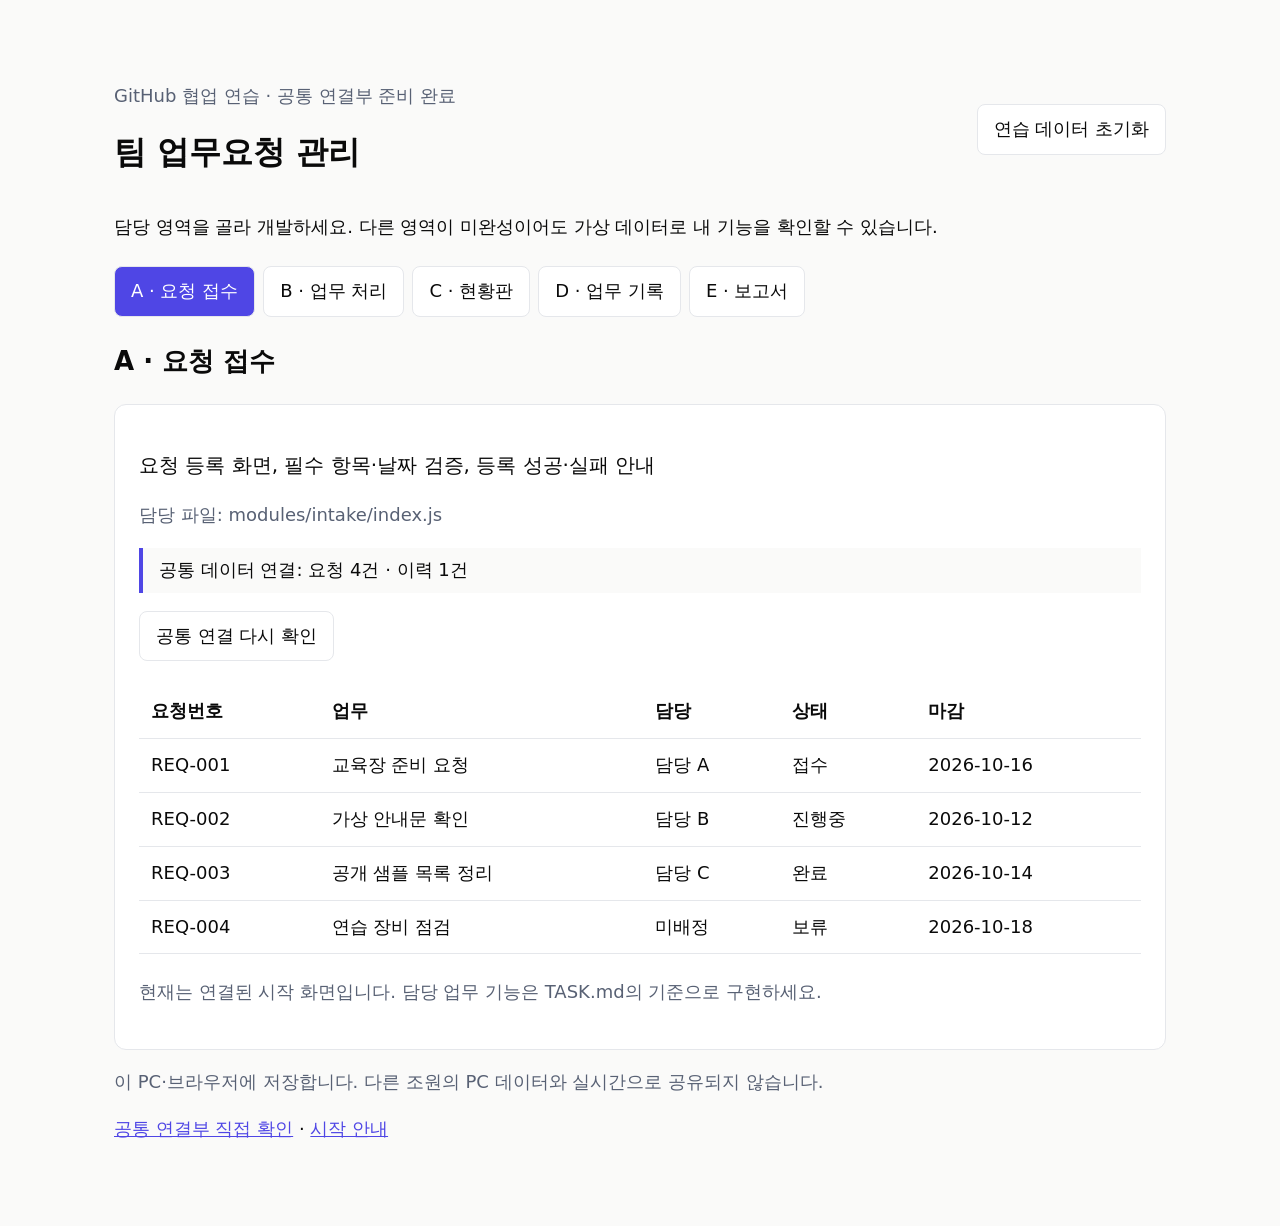
<file: index.html>
<!doctype html><html lang="ko"><head><meta charset="utf-8"><meta name="viewport" content="width=device-width,initial-scale=1"><title>팀 업무요청 관리 · 동시 개발 베이스</title><link rel="stylesheet" href="core/styles.css"></head><body><main><header class="header"><div><p class="muted">GitHub 협업 연습 · 공통 연결부 준비 완료</p><h1>팀 업무요청 관리</h1></div><button id="reset" type="button">연습 데이터 초기화</button></header><p>담당 영역을 골라 개발하세요. 다른 영역이 미완성이어도 가상 데이터로 내 기능을 확인할 수 있습니다.</p><nav aria-label="업무 영역"><button type="button" data-module="intake" aria-pressed="false">A · 요청 접수</button><button type="button" data-module="processing" aria-pressed="false">B · 업무 처리</button><button type="button" data-module="dashboard" aria-pressed="false">C · 현황판</button><button type="button" data-module="history" aria-pressed="false">D · 업무 기록</button><button type="button" data-module="report" aria-pressed="false">E · 보고서</button></nav><h2 id="module-title"></h2><section class="panel" data-panel="intake" aria-label="intake" hidden></section><section class="panel" data-panel="processing" aria-label="processing" hidden></section><section class="panel" data-panel="dashboard" aria-label="dashboard" hidden></section><section class="panel" data-panel="history" aria-label="history" hidden></section><section class="panel" data-panel="report" aria-label="report" hidden></section><p id="storage-note" role="status" class="muted"></p><p><a href="smoke.html">공통 연결부 직접 확인</a> · <a href="README.md">시작 안내</a></p></main><script src="core/seed.js"></script><script src="core/store.js"></script><script src="core/ui.js"></script><script src="modules/intake/index.js"></script><script src="modules/processing/index.js"></script><script src="modules/dashboard/index.js"></script><script src="modules/history/index.js"></script><script src="modules/report/index.js"></script><script src="core/app.js"></script></body></html>
</file>
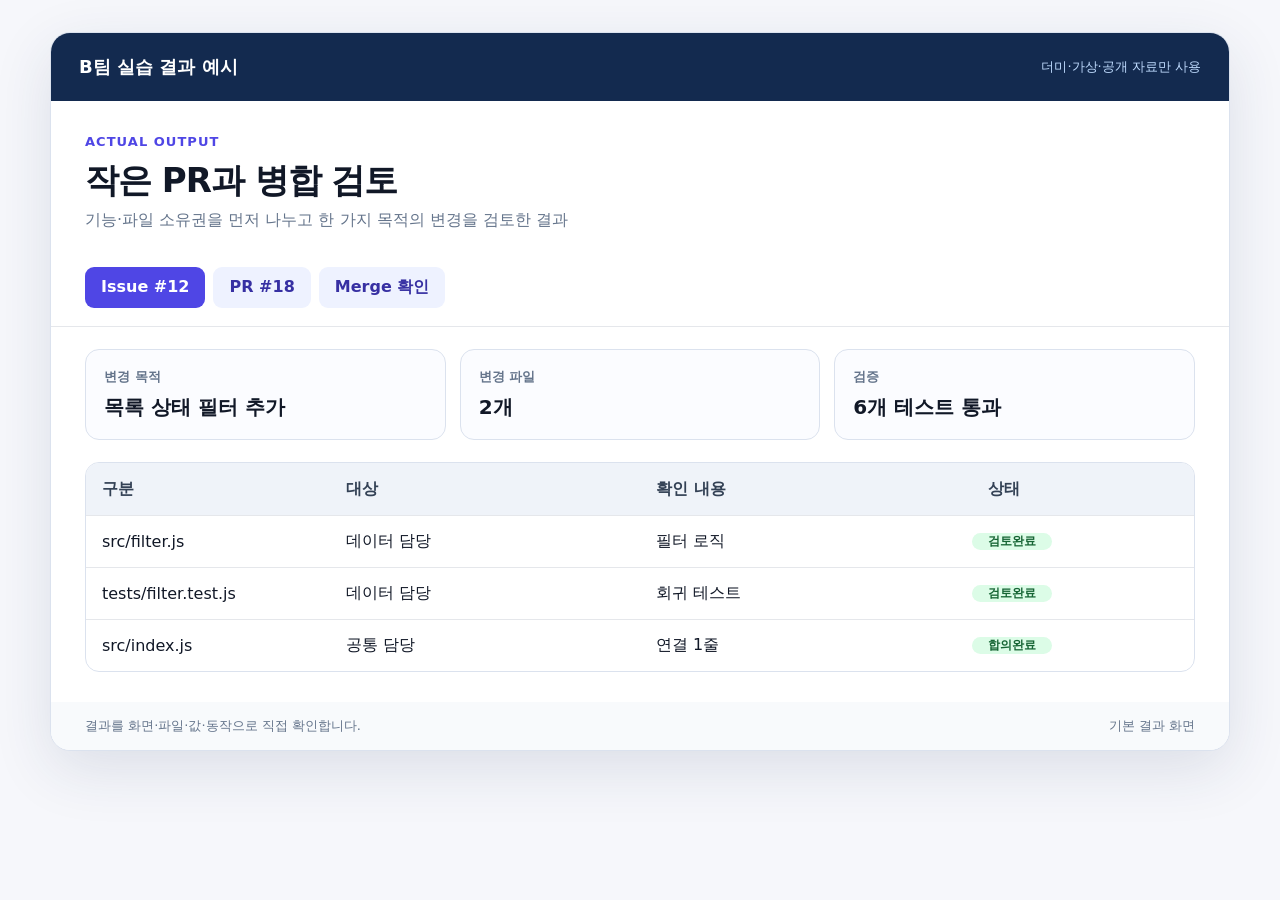
<file: 예제결과/index.html>
<!doctype html><html lang="ko"><head><meta charset="utf-8"><meta name="viewport" content="width=device-width,initial-scale=1"><title>작은 PR과 병합 검토</title><style>*{box-sizing:border-box}body{margin:0;background:#f6f7fb;color:#111827;font-family:Pretendard,system-ui,sans-serif}.app{width:1180px;margin:32px auto;background:#fff;border:1px solid #dbe2ee;border-radius:20px;box-shadow:0 18px 60px #25345a1f;overflow:hidden}.top{display:flex;justify-content:space-between;align-items:center;padding:22px 28px;background:#132a4f;color:#fff}.brand{font-size:18px;font-weight:800}.meta{font-size:13px;color:#bfdbfe}.hero{padding:30px 34px 18px}.label{color:#4f46e5;font-size:13px;font-weight:800;letter-spacing:.08em}.hero h1{margin:8px 0 6px;font-size:34px;letter-spacing:-.03em}.hero p{margin:0;color:#64748b;font-size:16px}.tabs{display:flex;gap:8px;padding:18px 34px;border-bottom:1px solid #e5e7eb}.tab{padding:10px 16px;border-radius:9px;background:#eef2ff;color:#3730a3;font-weight:750}.tab:first-child{background:#4f46e5;color:#fff}.cards{display:grid;grid-template-columns:repeat(3,1fr);gap:14px;padding:22px 34px}.card{padding:18px;border:1px solid #dbe2ee;border-radius:14px;background:#fbfcff}.card b{display:block;margin-bottom:8px;color:#64748b;font-size:13px}.card strong{font-size:20px}.table{margin:0 34px 30px;border:1px solid #dbe2ee;border-radius:14px;overflow:hidden}.row{display:grid;grid-template-columns:1.1fr 1.4fr 1.5fr 1fr;min-height:52px;align-items:center;border-top:1px solid #e5e7eb}.row:first-child{border-top:0;background:#eff3f9;color:#334155;font-weight:800}.row span{padding:0 16px}.status{display:inline-block;width:max-content;padding:5px 10px;border-radius:99px;background:#dcfce7;color:#166534;font-size:12px;font-weight:800}.foot{display:flex;justify-content:space-between;padding:15px 34px;background:#f8fafc;color:#64748b;font-size:13px}</style></head><body><main class="app"><header class="top"><div class="brand">B팀 실습 결과 예시</div><div class="meta">더미·가상·공개 자료만 사용</div></header><section class="hero"><span class="label">ACTUAL OUTPUT</span><h1>작은 PR과 병합 검토</h1><p>기능·파일 소유권을 먼저 나누고 한 가지 목적의 변경을 검토한 결과</p></section><nav class="tabs"><span class="tab">Issue #12</span><span class="tab">PR #18</span><span class="tab">Merge 확인</span></nav><section class="cards"><article class="card"><b>변경 목적</b><strong>목록 상태 필터 추가</strong></article><article class="card"><b>변경 파일</b><strong>2개</strong></article><article class="card"><b>검증</b><strong>6개 테스트 통과</strong></article></section><section class="table"><div class="row"><span>구분</span><span>대상</span><span>확인 내용</span><span>상태</span></div><div class="row"><span>src/filter.js</span><span>데이터 담당</span><span>필터 로직</span><span class="status">검토완료</span></div><div class="row"><span>tests/filter.test.js</span><span>데이터 담당</span><span>회귀 테스트</span><span class="status">검토완료</span></div><div class="row"><span>src/index.js</span><span>공통 담당</span><span>연결 1줄</span><span class="status">합의완료</span></div></section><footer class="foot"><span>결과를 화면·파일·값·동작으로 직접 확인합니다.</span><span id="state">기본 결과 화면</span></footer></main><script>const alt=new URLSearchParams(location.search).get('state')==='2';if(alt){document.querySelectorAll('.tab').forEach((x,i)=>x.classList.toggle('tab',true));document.querySelectorAll('.tab').forEach(x=>{x.style.background='#eef2ff';x.style.color='#3730a3'});const t=document.querySelectorAll('.tab')[1]||document.querySelector('.tab');t.style.background='#4f46e5';t.style.color='#fff';document.querySelector('#state').textContent='확인·비교 화면';document.querySelectorAll('.row:not(:first-child)').forEach((x,i)=>{if(i%2===0)x.style.background='#f8fafc'})}</script></body></html>
</file>
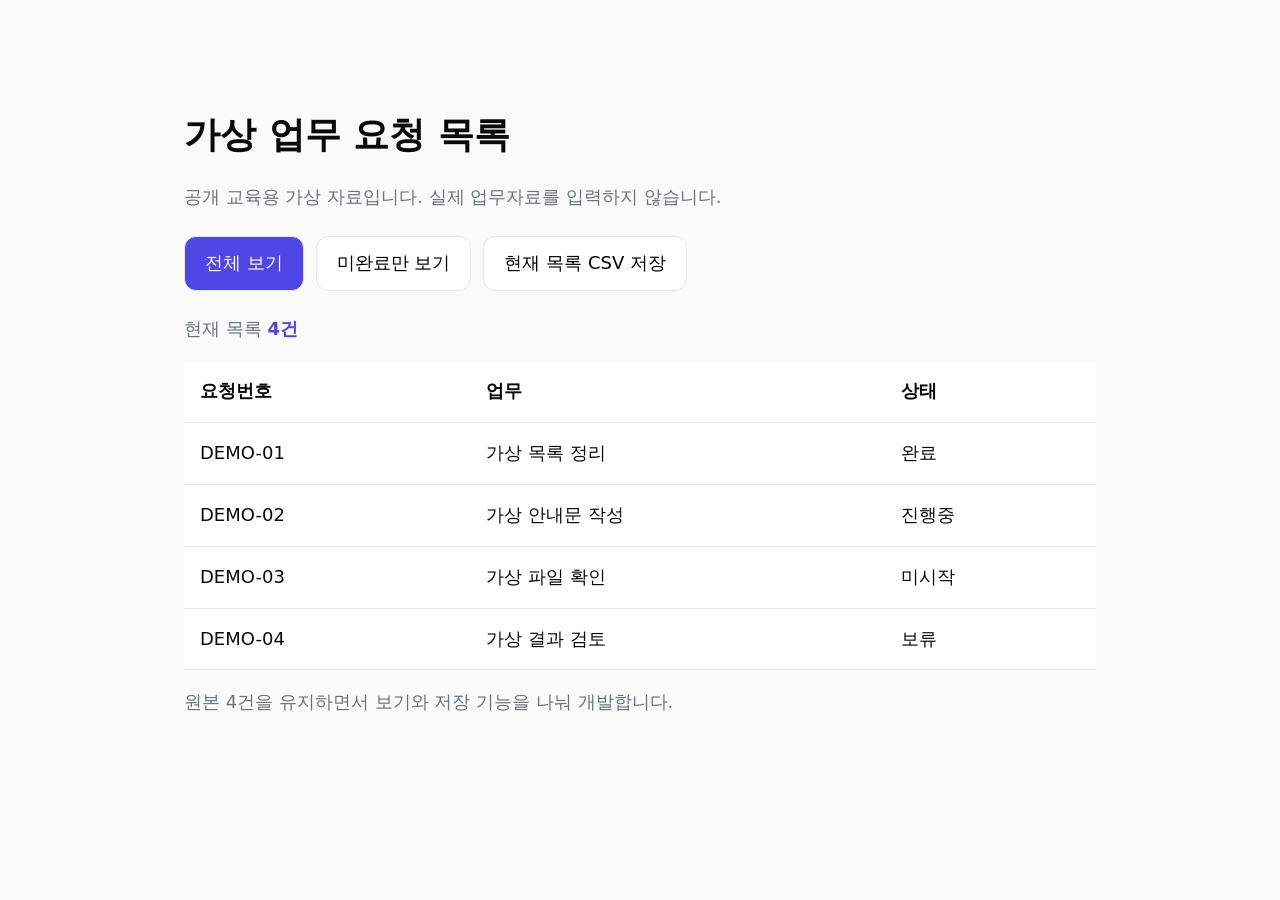
<file: 예시레포/complete/index.html>
<!doctype html>
<html lang="ko"><head><meta charset="utf-8"><meta name="viewport" content="width=device-width,initial-scale=1"><title>가상 업무 요청 목록</title><style>
:root{--bg:#fafaf9;--surface:#fff;--text:#0a0a0a;--muted:#6b7280;--accent:#4f46e5;--border:#e5e7eb;--space:24px;--radius:12px}*{box-sizing:border-box}body{margin:0;background:var(--bg);color:var(--text);font:18px/1.6 system-ui,sans-serif}main{max-width:960px;margin:64px auto;padding:var(--space)}h1{font-size:36px;line-height:1.3}p{color:var(--muted)}.actions{display:flex;flex-wrap:wrap;gap:12px;margin:var(--space) 0}button{font:inherit;border:1px solid var(--border);border-radius:var(--radius);padding:12px 20px;background:var(--surface);cursor:pointer}button:focus-visible{outline:3px solid var(--accent);outline-offset:3px}button:disabled{color:var(--muted);cursor:default}.primary{background:var(--accent);color:var(--surface)}table{width:100%;border-collapse:collapse;background:var(--surface)}th,td{text-align:left;padding:16px;border-bottom:1px solid var(--border)}#count{font-weight:700;color:var(--accent)}@media(max-width:600px){main{margin:16px auto}h1{font-size:28px}th,td{padding:8px;font-size:16px}}
</style></head><body><main><h1>가상 업무 요청 목록</h1><p>공개 교육용 가상 자료입니다. 실제 업무자료를 입력하지 않습니다.</p><div class="actions"><button id="all" class="primary" disabled>전체 보기</button><button id="open" disabled>미완료만 보기</button><button id="save" disabled>현재 목록 CSV 저장</button></div><p>현재 목록 <span id="count" aria-live="polite"></span></p><table><thead><tr><th>요청번호</th><th>업무</th><th>상태</th></tr></thead><tbody id="rows"></tbody></table><p>원본 4건을 유지하면서 보기와 저장 기능을 나눠 개발합니다.</p></main><script src="data.js"></script><script src="app.js"></script><script src="export.js"></script></body></html>
</file>
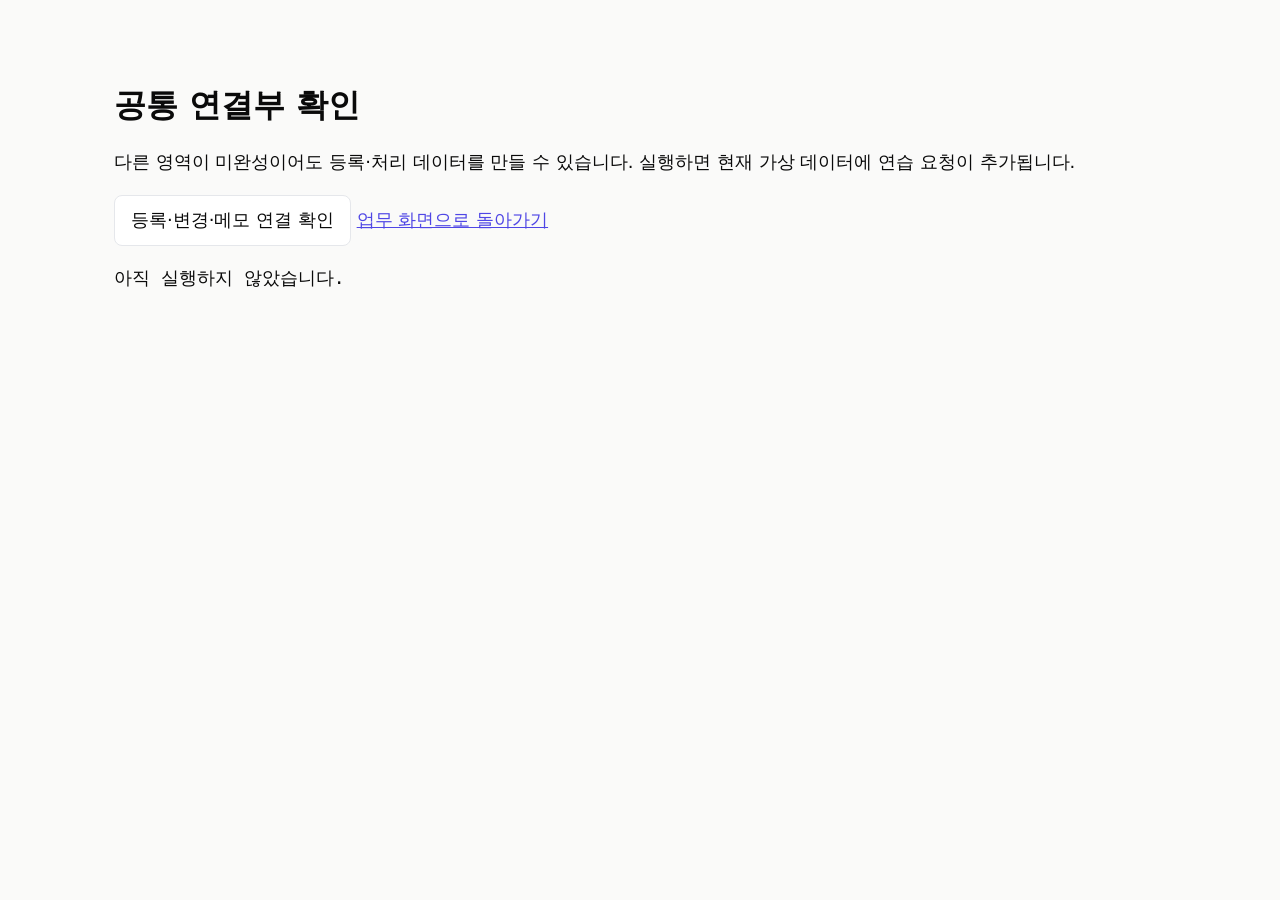
<file: smoke.html>
<!doctype html><html lang="ko"><head><meta charset="utf-8"><meta name="viewport" content="width=device-width,initial-scale=1"><title>공통 연결 확인</title><link rel="stylesheet" href="core/styles.css"></head><body><main><h1>공통 연결부 확인</h1><p>다른 영역이 미완성이어도 등록·처리 데이터를 만들 수 있습니다. 실행하면 현재 가상 데이터에 연습 요청이 추가됩니다.</p><button id="run" type="button">등록·변경·메모 연결 확인</button> <a href="index.html">업무 화면으로 돌아가기</a><pre id="result" role="status">아직 실행하지 않았습니다.</pre></main><script src="core/seed.js"></script><script src="core/store.js"></script><script src="core/smoke.js"></script></body></html>
</file>
<file: core/styles.css>
:root{--bg:#fafaf9;--surface:#fff;--text:#0a0a0a;--muted:#586174;--accent:#4f46e5;--border:#e5e7eb;--space:24px;--radius:12px;--danger:#b91c1c}*{box-sizing:border-box}body{margin:0;background:var(--bg);color:var(--text);font:18px/1.6 system-ui,sans-serif;word-break:keep-all}main{max-width:1100px;margin:40px auto;padding:var(--space)}h1{font-size:32px;line-height:1.3}h2{font-size:26px}p{overflow-wrap:anywhere}.muted{color:var(--muted)}.lede{font-size:20px}.header,.toolbar{display:flex;justify-content:space-between;align-items:center;gap:16px;flex-wrap:wrap}nav{display:flex;gap:8px;flex-wrap:wrap;margin:24px 0}button,input,select,textarea{font:inherit;min-height:44px;border:1px solid var(--border);border-radius:8px;padding:10px 16px}button{background:var(--surface);cursor:pointer;color:var(--text)}button[aria-pressed=true]{background:var(--accent);color:var(--surface)}button:focus-visible,input:focus-visible{outline:3px solid var(--accent);outline-offset:3px}.panel{background:var(--surface);border:1px solid var(--border);border-radius:var(--radius);padding:var(--space)}[hidden]{display:none!important}.notice{border-left:4px solid var(--accent);padding:8px 16px;background:var(--bg)}.error{color:var(--danger)}.table-wrap{overflow:auto;margin:24px 0}table{width:100%;border-collapse:collapse}th,td{text-align:left;padding:12px;border-bottom:1px solid var(--border);vertical-align:top}a{color:var(--accent)}pre{white-space:pre-wrap;overflow-wrap:anywhere}@media(max-width:600px){main{margin:8px auto;padding:16px}.panel{padding:16px}h1{font-size:28px}th,td{min-width:90px;font-size:16px}}
</file>
